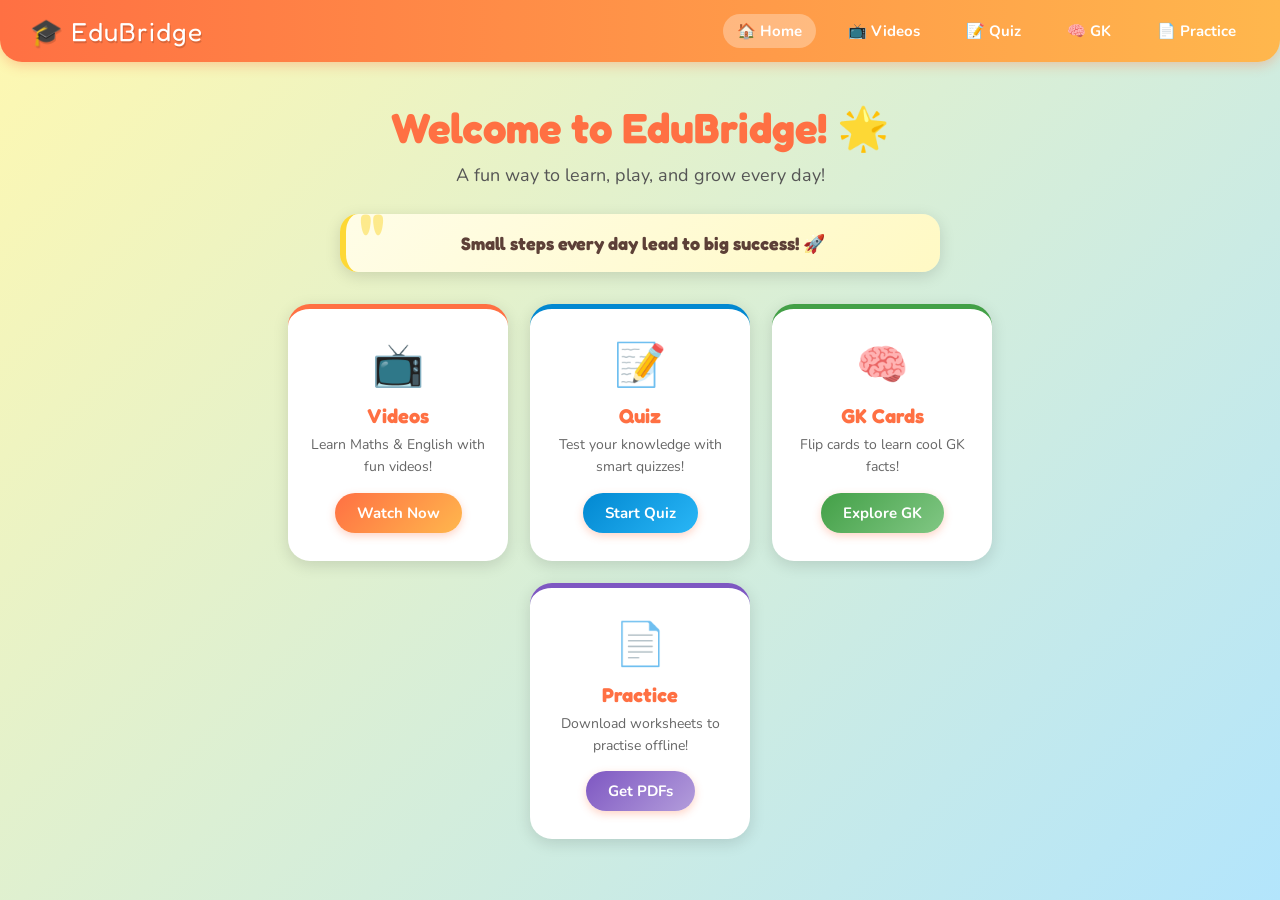
<file: frontend/index.html>
<!DOCTYPE html>
<html lang="en">
<head>
  <meta charset="UTF-8">
  <meta name="viewport" content="width=device-width, initial-scale=1.0">
  <title>EduBridge – Learn with Fun! 🎓</title>
  <link rel="stylesheet" href="css/style.css">
</head>
<body>
 
<!-- ===== HEADER / NAV ===== -->
<header>
  <div class="logo">🎓 EduBridge</div>
  <nav>
    <a href="index.html" class="active">🏠 Home</a>
    <a href="videos.html">📺 Videos</a>
    <a href="quiz.html">📝 Quiz</a>
    <a href="gk.html">🧠 GK</a>
    <a href="practice.html">📄 Practice</a>
  </nav>
</header>
 
<!-- ===== HERO ===== -->
<div class="hero main">
  <h1>Welcome to EduBridge! 🌟</h1>
  <p>A fun way to learn, play, and grow every day!</p>
 
  <!-- Daily Quote Box -->
  <div class="quote-box" id="dailyQuote">Loading quote...</div>
 
  <!-- Feature Cards -->
  <div class="cards">
 
    <div class="card">
      <span class="emoji">📺</span>
      <h3>Videos</h3>
      <p>Learn Maths &amp; English with fun videos!</p>
      <button onclick="location.href='videos.html'">Watch Now</button>
    </div>
 
    <div class="card">
      <span class="emoji">📝</span>
      <h3>Quiz</h3>
      <p>Test your knowledge with smart quizzes!</p>
      <button onclick="location.href='quiz.html'">Start Quiz</button>
    </div>
 
    <div class="card">
      <span class="emoji">🧠</span>
      <h3>GK Cards</h3>
      <p>Flip cards to learn cool GK facts!</p>
      <button onclick="location.href='gk.html'">Explore GK</button>
    </div>
 
    <div class="card">
      <span class="emoji">📄</span>
      <h3>Practice</h3>
      <p>Download worksheets to practise offline!</p>
      <button onclick="location.href='practice.html'">Get PDFs</button>
    </div>
 
  </div>
</div>
 
<!-- ===== MAIN JS ===== -->
<script src="js/main.js"></script>
</body>
</html>
</file>
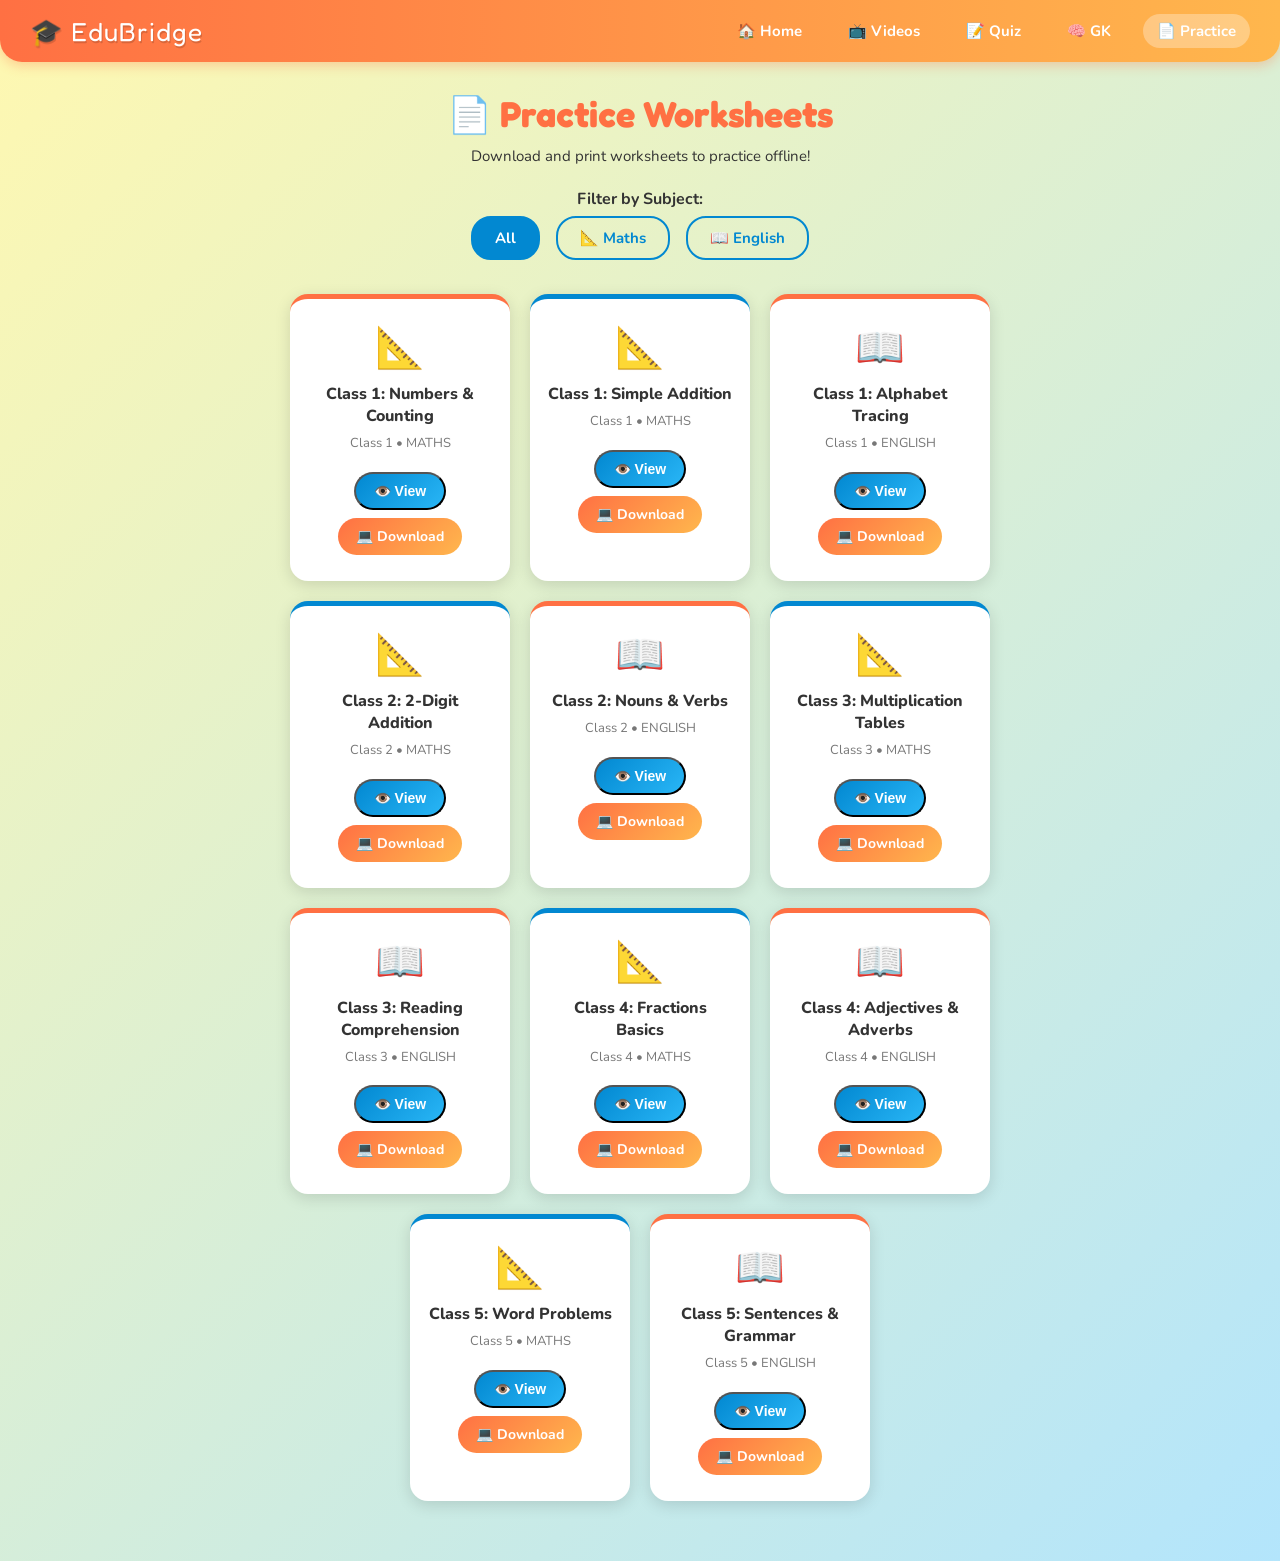
<file: frontend/practice.html>
<!DOCTYPE html>
<html lang="en">

<head>
  <meta charset="UTF-8">
  <meta name="viewport" content="width=device-width, initial-scale=1.0">
  <title>Practice – EduBridge</title>
  <link rel="stylesheet" href="css/style.css">
</head>

<body>

  <!-- ===== HEADER ===== -->
  <header>
    <div class="logo">🎓 EduBridge</div>
    <nav>
      <a href="index.html">🏠 Home</a>
      <a href="videos.html">📺 Videos</a>
      <a href="quiz.html">📝 Quiz</a>
      <a href="gk.html">🧠 GK</a>
      <a href="practice.html" class="active">📄 Practice</a>
    </nav>
  </header>

  <!-- ===== MAIN ===== -->
  <div class="main">
    <h1>📄 Practice Worksheets</h1>
    <p>Download and print worksheets to practice offline!</p>

    <!-- Filters -->
    <div style="margin-top:20px;">
      <strong>Filter by Subject:</strong><br>
      <button class="filter-btn active" onclick="filterPDF('all', this)">All</button>
      <button class="filter-btn" onclick="filterPDF('maths', this)">📐 Maths</button>
      <button class="filter-btn" onclick="filterPDF('english', this)">📖 English</button>
    </div>

    <div class="pdf-grid" id="pdf-grid">
      <!-- PDFs generated by JS -->
    </div>
  </div>

  <script>
    // Practice PDFs Data
    const pdfs = [
      { subject: 'maths', title: 'Class 1: Numbers & Counting', class: 'Class 1', dummyURL: '#' },
      { subject: 'maths', title: 'Class 1: Simple Addition', class: 'Class 1', dummyURL: '#' },
      { subject: 'english', title: 'Class 1: Alphabet Tracing', class: 'Class 1', dummyURL: '#' },

      { subject: 'maths', title: 'Class 2: 2-Digit Addition', class: 'Class 2', dummyURL: '#' },
      { subject: 'english', title: 'Class 2: Nouns & Verbs', class: 'Class 2', dummyURL: '#' },

      { subject: 'maths', title: 'Class 3: Multiplication Tables', class: 'Class 3', dummyURL: '#' },
      { subject: 'english', title: 'Class 3: Reading Comprehension', class: 'Class 3', dummyURL: '#' },

      { subject: 'maths', title: 'Class 4: Fractions Basics', class: 'Class 4', dummyURL: '#' },
      { subject: 'english', title: 'Class 4: Adjectives & Adverbs', class: 'Class 4', dummyURL: '#' },

      { subject: 'maths', title: 'Class 5: Word Problems', class: 'Class 5', dummyURL: '#' },
      { subject: 'english', title: 'Class 5: Sentences & Grammar', class: 'Class 5', dummyURL: '#' }
    ];

    function renderPDFs(filter) {
      const container = document.getElementById('pdf-grid');
      container.innerHTML = ""; // Clear existing

      const filtered = filter === 'all' ? pdfs : pdfs.filter(p => p.subject === filter);

      filtered.forEach(item => {
        const card = document.createElement("div");
        card.className = "pdf-card";

        const icon = item.subject === 'maths' ? '📐' : '📖';

        card.innerHTML = `
      <div class="pdf-icon">${icon}</div>
      <h3>${item.title}</h3>
      <p>${item.class} • ${item.subject.toUpperCase()}</p>
      <button class="btn-preview" onclick="alert('Previewing PDF offline placeholder.')">👁️ View</button>
      <button class="btn-download" onclick="alert('Downloading dummy PDF file.')">💻 Download</button>
    `;

        container.appendChild(card);
      });
    }

    function filterPDF(subject, btnElement) {
      // Setup active class
      document.querySelectorAll('.filter-btn').forEach(btn => btn.classList.remove('active'));
      btnElement.classList.add('active');

      // render
      renderPDFs(subject);
    }

    // Initial render
    renderPDFs('all');
  </script>

</body>

</html>
</file>
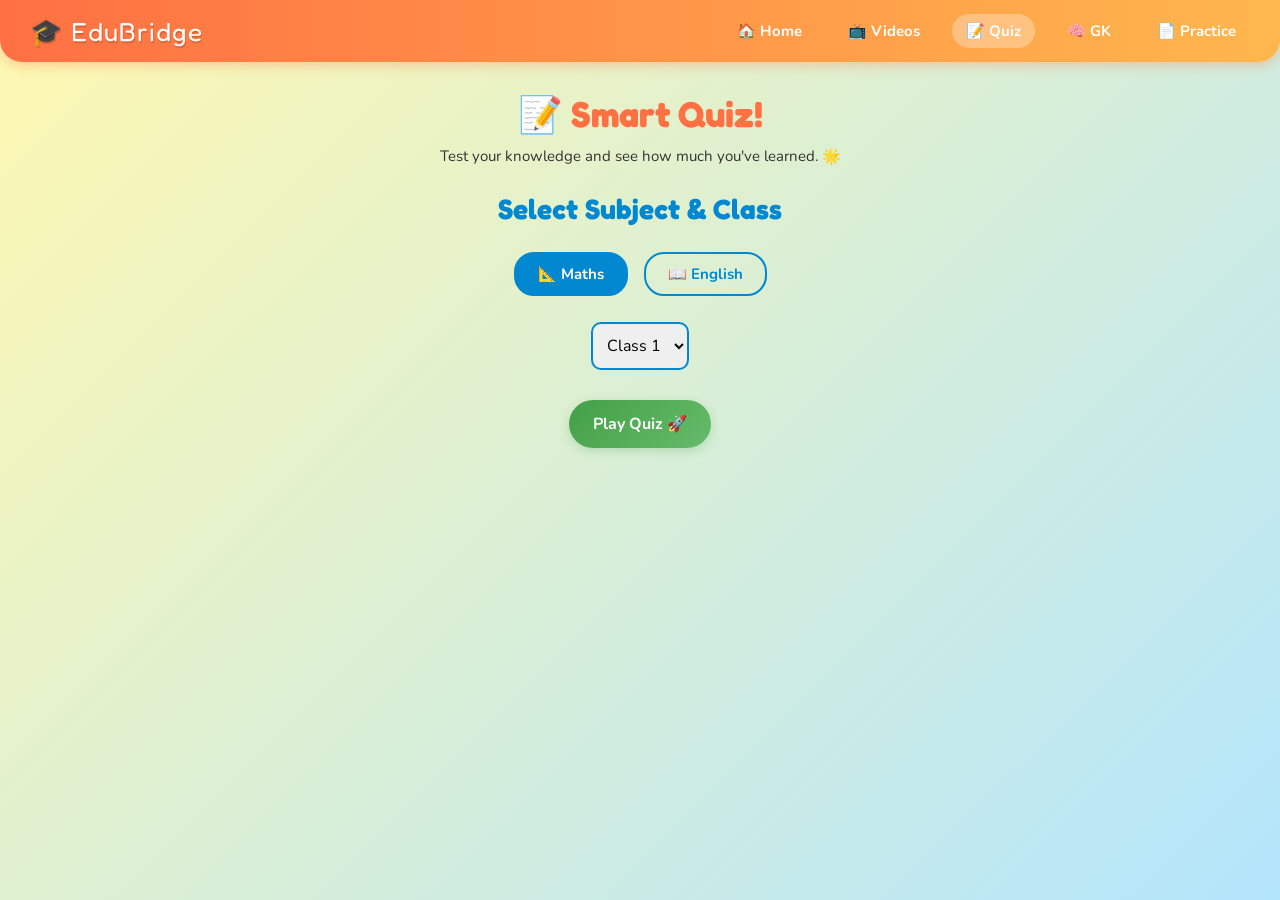
<file: frontend/quiz.html>
<!DOCTYPE html>
<html lang="en">
<head>
  <meta charset="UTF-8">
  <meta name="viewport" content="width=device-width, initial-scale=1.0">
  <title>Quiz – EduBridge</title>
  <link rel="stylesheet" href="css/style.css">
</head>
<body>

<!-- ===== HEADER ===== -->
<header>
  <div class="logo">🎓 EduBridge</div>
  <nav>
    <a href="index.html">🏠 Home</a>
    <a href="videos.html">📺 Videos</a>
    <a href="quiz.html" class="active">📝 Quiz</a>
    <a href="gk.html">🧠 GK</a>
    <a href="practice.html">📄 Practice</a>
  </nav>
</header>

<!-- ===== MAIN ===== -->
<div class="main">
  <h1>📝 Smart Quiz!</h1>
  <p>Test your knowledge and see how much you've learned. 🌟</p>

  <!-- Step 1: Select Topic -->
  <div id="quiz-setup">
    <h2 style="margin-top:24px;">Select Subject & Class</h2>
    
    <div style="margin:20px 0;">
      <button class="filter-btn active" id="btn-maths" onclick="setSubject('maths')">📐 Maths</button>
      <button class="filter-btn" id="btn-english" onclick="setSubject('english')">📖 English</button>
    </div>

    <div>
      <select id="class-select" style="padding:10px; font-size:16px; border-radius:10px; border:2px solid var(--blue); font-family:var(--font-main);">
        <option value="Class 1">Class 1</option>
        <option value="Class 2">Class 2</option>
        <option value="Class 3">Class 3</option>
        <option value="Class 4">Class 4</option>
        <option value="Class 5">Class 5</option>
      </select>
    </div>
    
    <br>
    <button class="btn-primary" onclick="startQuiz()">Play Quiz 🚀</button>
  </div>

  <!-- Step 2: Quiz Area (hidden initially) -->
  <div id="quiz-area" style="display:none;">
    <div id="progress">Question <span id="q-num">1</span> / <span id="q-total">10</span></div>
    <div class="progress-bar-wrap">
      <div class="progress-bar" id="progress-bar" style="width: 0%;"></div>
    </div>
    
    <div id="question-text">Loading question...</div>
    <div id="options"></div>
    <div id="feedback"></div>
  </div>

  <!-- Step 3: Result Area (hidden initially) -->
  <div id="result-area" style="display:none;">
    <h2>Quiz Complete! 🎉</h2>
    <div class="score-label">Your Score:</div>
    <div class="score-big" id="final-score">0</div>
    <p id="score-message" style="font-size:20px; font-weight:800; margin:16px 0; color:var(--blue);"></p>
    <button class="btn-primary" onclick="location.reload()">Play Again 🔄</button>
  </div>

</div>

<script src="js/quiz.js"></script>
</body>
</html>
</file>
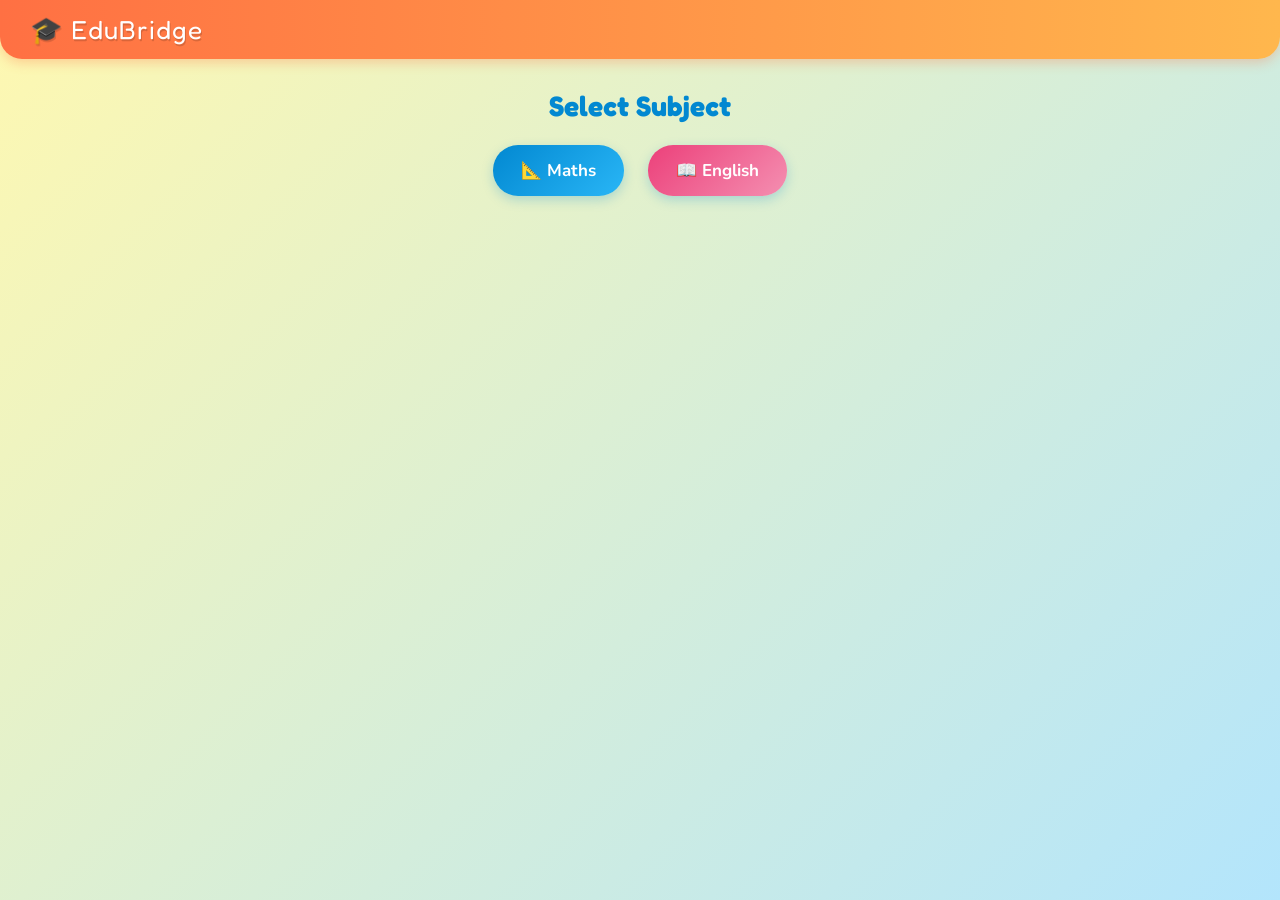
<file: frontend/videos.html>
<!DOCTYPE html>
<html lang="en">
<head>
  <meta charset="UTF-8">
  <meta name="viewport" content="width=device-width, initial-scale=1.0">
  <title>Videos - EduBridge</title>
  <link rel="stylesheet" href="css/style.css">
</head>

<body>

<header>
  <div class="logo">🎓 EduBridge</div>
</header>

<div class="main">

  <!-- SUBJECT -->
  <div id="step1">
    <h2>Select Subject</h2>
    <button class="subject-btn" onclick="selectSubject('maths')">📐 Maths</button>
    <button class="subject-btn english" onclick="selectSubject('english')">📖 English</button>
  </div>

  <!-- CATEGORY -->
  <div id="step2" style="display:none;">
    <button class="back-btn" onclick="goBack(1)">← Back</button>
    <h2>Select Class / Category</h2>
    <div id="categories"></div>
  </div>

  <!-- TOPIC -->
  <div id="step3" style="display:none;">
    <button class="back-btn" onclick="goBack(2)">← Back</button>
    <h2>Select Topic</h2>
    <div id="topics"></div>
  </div>

  <!-- VIDEOS -->
  <div id="step4" style="display:none;">
    <button class="back-btn" onclick="goBack(3)">← Back</button>
    <h2>🎬 Videos</h2>
    <div id="videos"></div>
  </div>

</div>

<script src="js/videos.js"></script>
</body>
</html>
</file>
<file: frontend/css/style.css>
/* ========== Google Fonts ========== */
@import url('https://fonts.googleapis.com/css2?family=Nunito:wght@400;600;700;800;900&family=Fredoka+One&display=swap');
 
/* ========== CSS Variables ========== */
:root {
  --orange: #ff7043;
  --orange-light: #ffab91;
  --blue: #0288d1;
  --blue-light: #b3e5fc;
  --green: #43a047;
  --green-light: #c8e6c9;
  --yellow: #fdd835;
  --yellow-light: #fff9c4;
  --purple: #7e57c2;
  --pink: #ec407a;
  --red: #e53935;
  --bg: linear-gradient(135deg, #fff8b0 0%, #b3e5fc 100%);
  --white: #ffffff;
  --shadow: 0 4px 16px rgba(0,0,0,0.13);
  --radius: 18px;
  --font-main: 'Nunito', sans-serif;
  --font-display: 'Fredoka One', cursive;
}
 
/* ========== Reset ========== */
* { margin: 0; padding: 0; box-sizing: border-box; }
 
/* ========== Body ========== */
body {
  font-family: var(--font-main);
  background: var(--bg);
  min-height: 100vh;
  color: #333;
}
 
/* ========== Header ========== */
header {
  background: linear-gradient(90deg, #ff7043, #ffb74d);
  padding: 14px 30px;
  color: white;
  display: flex;
  align-items: center;
  justify-content: space-between;
  box-shadow: 0 4px 12px rgba(255,112,67,0.3);
  border-bottom-left-radius: 22px;
  border-bottom-right-radius: 22px;
  position: sticky;
  top: 0;
  z-index: 100;
}
 
.logo {
  font-family: var(--font-display);
  font-size: 26px;
  letter-spacing: 1px;
  text-shadow: 1px 2px 0 rgba(0,0,0,0.15);
}
 
nav a {
  color: white;
  margin-left: 14px;
  text-decoration: none;
  font-weight: 700;
  font-size: 15px;
  padding: 7px 14px;
  border-radius: 20px;
  transition: background 0.2s, transform 0.2s;
  display: inline-block;
}
 
nav a:hover {
  background: rgba(255,255,255,0.25);
  transform: translateY(-2px);
}
 
nav a.active {
  background: rgba(255,255,255,0.3);
}
 
/* ========== Main Wrapper ========== */
.main {
  padding: 30px 20px 60px;
  max-width: 960px;
  margin: 0 auto;
  text-align: center;
}
 
/* ========== Headings ========== */
h1 {
  font-family: var(--font-display);
  font-size: 36px;
  color: var(--orange);
  margin-bottom: 8px;
}
 
h2 {
  font-family: var(--font-display);
  font-size: 28px;
  color: var(--blue);
  margin-bottom: 12px;
}
 
h3 {
  font-size: 19px;
  font-weight: 800;
  color: var(--orange);
  margin-bottom: 6px;
}
 
p { font-size: 15px; margin-bottom: 8px; line-height: 1.6; }
 
/* ========== Hero Section (index) ========== */
.hero {
  text-align: center;
  padding: 40px 20px 20px;
}
 
.hero h1 { font-size: 42px; }
.hero p { font-size: 18px; color: #555; margin-bottom: 10px; }
 
/* ========== Quote Box ========== */
.quote-box {
  background: linear-gradient(135deg, #fffde7, #fff9c4);
  border-left: 6px solid var(--yellow);
  border-radius: var(--radius);
  padding: 18px 24px;
  margin: 24px auto 10px;
  max-width: 600px;
  box-shadow: var(--shadow);
  font-size: 18px;
  font-weight: 700;
  color: #5d4037;
  font-family: var(--font-display);
  position: relative;
}
 
.quote-box::before {
  content: '"';
  font-size: 60px;
  color: var(--yellow);
  position: absolute;
  top: -10px;
  left: 14px;
  line-height: 1;
  opacity: 0.5;
}
 
/* ========== Cards (Home) ========== */
.cards {
  display: flex;
  justify-content: center;
  gap: 22px;
  margin-top: 32px;
  flex-wrap: wrap;
}
 
.card {
  background: var(--white);
  padding: 28px 22px;
  width: 220px;
  border-radius: 22px;
  text-align: center;
  box-shadow: var(--shadow);
  transition: transform 0.25s, box-shadow 0.25s;
  border-top: 5px solid var(--orange);
}
 
.card:nth-child(2) { border-color: var(--blue); }
.card:nth-child(3) { border-color: var(--green); }
.card:nth-child(4) { border-color: var(--purple); }
.card:nth-child(5) { border-color: var(--pink); }
 
.card:hover {
  transform: translateY(-7px) scale(1.03);
  box-shadow: 0 10px 28px rgba(0,0,0,0.18);
}
 
.card .emoji { font-size: 42px; margin-bottom: 10px; display: block; }
 
.card h3 {
  font-family: var(--font-display);
  font-size: 20px;
  margin-bottom: 6px;
}
 
.card p { font-size: 14px; color: #666; margin-bottom: 14px; }
 
.card button {
  padding: 10px 22px;
  border: none;
  background: linear-gradient(135deg, #ff7043, #ffb74d);
  color: white;
  border-radius: 20px;
  cursor: pointer;
  font-size: 15px;
  font-weight: 700;
  font-family: var(--font-main);
  box-shadow: 0 3px 8px rgba(255,112,67,0.3);
  transition: transform 0.15s, box-shadow 0.15s;
}
 
.card button:hover { transform: translateY(-2px); }
.card:nth-child(2) button { background: linear-gradient(135deg, #0288d1, #29b6f6); }
.card:nth-child(3) button { background: linear-gradient(135deg, #43a047, #81c784); }
.card:nth-child(4) button { background: linear-gradient(135deg, #7e57c2, #b39ddb); }
.card:nth-child(5) button { background: linear-gradient(135deg, #ec407a, #f48fb1); }
 
/* ========== Buttons ========== */
.btn-primary {
  background: linear-gradient(135deg, #43a047, #66bb6a);
  color: white;
  border: none;
  padding: 13px 24px;
  border-radius: 25px;
  cursor: pointer;
  font-size: 16px;
  margin: 8px;
  font-weight: 700;
  font-family: var(--font-main);
  box-shadow: 0 3px 10px rgba(67,160,71,0.25);
  transition: transform 0.2s, box-shadow 0.2s;
  display: inline-block;
}
 
.btn-primary:hover {
  transform: translateY(-3px);
  box-shadow: 0 6px 16px rgba(67,160,71,0.35);
}
 
.btn-primary:active { transform: scale(0.96); }
 
/* Subject buttons */
.subject-btn {
  padding: 14px 28px;
  margin: 10px;
  border-radius: 25px;
  border: none;
  background: linear-gradient(135deg, #0288d1, #29b6f6);
  color: white;
  font-size: 17px;
  font-weight: 700;
  font-family: var(--font-main);
  cursor: pointer;
  box-shadow: 0 4px 12px rgba(2,136,209,0.25);
  transition: transform 0.2s, box-shadow 0.2s;
}
 
.subject-btn:hover { transform: translateY(-3px); }
.subject-btn.english { background: linear-gradient(135deg, #ec407a, #f48fb1); }
 
/* Topic buttons */
.topic-btn {
  padding: 10px 20px;
  margin: 7px;
  border-radius: 20px;
  border: none;
  background: linear-gradient(135deg, #ff7043, #ffb74d);
  color: white;
  font-size: 15px;
  font-weight: 700;
  font-family: var(--font-main);
  cursor: pointer;
  box-shadow: 0 3px 8px rgba(255,112,67,0.2);
  transition: transform 0.2s;
}
 
.topic-btn:hover { transform: translateY(-2px); }
 
/* Back button */
.back-btn {
  background: #e0e0e0;
  color: #333;
  border: none;
  padding: 9px 20px;
  border-radius: 20px;
  cursor: pointer;
  font-size: 14px;
  font-weight: 700;
  font-family: var(--font-main);
  margin-bottom: 16px;
  transition: background 0.2s;
}
 
.back-btn:hover { background: #bdbdbd; }
 
/* ========== Video Page ========== */
#video-section { margin-top: 20px; }
 
.video-card {
  margin: 18px auto;
  background: var(--white);
  padding: 20px;
  border-radius: var(--radius);
  box-shadow: var(--shadow);
  max-width: 640px;
  text-align: left;
}
 
.video-card h3 { color: var(--blue); font-size: 18px; margin-bottom: 10px; }
 

.summary-box {
  margin-top: 14px;
  background: linear-gradient(135deg, #e3f2fd, #fff9c4);
  padding: 14px 18px;
  border-radius: 12px;
  border-left: 4px solid var(--blue);
}
 
.summary-box p { font-size: 14px; color: #444; margin-bottom: 10px; }
 
.listen-btn {
  background: linear-gradient(135deg, #7e57c2, #b39ddb);
  color: white;
  border: none;
  padding: 8px 18px;
  border-radius: 20px;
  cursor: pointer;
  font-size: 14px;
  font-weight: 700;
  font-family: var(--font-main);
  transition: transform 0.15s;
}
 
.listen-btn:hover { transform: scale(1.05); }
 
/* ========== GK Cards ========== */
.gk-container {
  display: flex;
  flex-wrap: wrap;
  justify-content: center;
  gap: 20px;
  margin-top: 28px;
}
 
/* Flip card */
.flip-card {
  width: 220px;
  height: 200px;
  perspective: 1000px;
  cursor: pointer;
}
 
.flip-card-inner {
  position: relative;
  width: 100%;
  height: 100%;
  transition: transform 0.6s;
  transform-style: preserve-3d;
}
 
.flip-card.flipped .flip-card-inner {
  transform: rotateY(180deg);
}
 
.flip-card-front,
.flip-card-back {
  position: absolute;
  width: 100%;
  height: 100%;
  backface-visibility: hidden;
  border-radius: var(--radius);
  display: flex;
  flex-direction: column;
  align-items: center;
  justify-content: center;
  padding: 14px;
  text-align: center;
  box-shadow: var(--shadow);
}
 
.flip-card-front {
  background: var(--white);
  border-top: 5px solid var(--blue);
}
 
.flip-card-front img {
  width: 70px;
  height: 70px;
  object-fit: cover;
  border-radius: 50%;
  margin-bottom: 8px;
  border: 3px solid var(--blue-light);
}
 
.flip-card-front p {
  font-weight: 700;
  font-size: 14px;
  color: #333;
}
 
.flip-card-back {
  background: linear-gradient(135deg, #e8f5e9, #c8e6c9);
  transform: rotateY(180deg);
  border-top: 5px solid var(--green);
}
 
.flip-card-back p {
  font-weight: 800;
  font-size: 16px;
  color: var(--green);
}
 
.flip-card-back .flip-hint {
  font-size: 12px;
  color: #888;
  margin-top: 6px;
  font-weight: 600;
}
 
.card-audio-btn {
  margin-top: 10px;
  background: linear-gradient(135deg, #43a047, #81c784);
  color: white;
  border: none;
  padding: 6px 14px;
  border-radius: 15px;
  cursor: pointer;
  font-size: 13px;
  font-weight: 700;
  font-family: var(--font-main);
}
 
/* ========== Quiz Page ========== */
#quiz-area {
  margin-top: 24px;
  background: rgba(255,255,255,0.92);
  border-radius: var(--radius);
  padding: 28px 22px;
  box-shadow: var(--shadow);
  max-width: 560px;
  margin-left: auto;
  margin-right: auto;
}
 
#question-text {
  font-size: 20px;
  font-weight: 800;
  margin-bottom: 18px;
  color: #333;
  line-height: 1.4;
}
 
#options button {
  display: block;
  width: 90%;
  max-width: 400px;
  margin: 10px auto;
  padding: 14px;
  font-size: 16px;
  font-weight: 700;
  font-family: var(--font-main);
  border: 2px solid #e0e0e0;
  border-radius: 14px;
  background: var(--white);
  cursor: pointer;
  transition: all 0.2s;
  color: #333;
}
 
#options button:hover { background: #e3f2fd; border-color: var(--blue); transform: scale(1.02); }
#options button.correct { background: #c8e6c9; border-color: var(--green); color: var(--green); }
#options button.wrong { background: #ffcdd2; border-color: var(--red); color: var(--red); }
 
#feedback {
  font-weight: 800;
  font-size: 18px;
  margin-top: 12px;
  min-height: 28px;
}
 
#progress {
  font-size: 14px;
  color: #666;
  margin-top: 8px;
  font-weight: 600;
}
 
.progress-bar-wrap {
  background: #e0e0e0;
  border-radius: 20px;
  height: 10px;
  margin: 10px 0;
  overflow: hidden;
}
 
.progress-bar {
  height: 100%;
  background: linear-gradient(90deg, #43a047, #81c784);
  border-radius: 20px;
  transition: width 0.4s;
}
 
#result-area {
  background: rgba(255,255,255,0.95);
  border-radius: var(--radius);
  padding: 30px;
  box-shadow: var(--shadow);
  max-width: 480px;
  margin: 24px auto;
}
 
#result-area h2 { font-size: 32px; margin-bottom: 14px; }
.score-big { font-size: 60px; font-family: var(--font-display); color: var(--orange); }
.score-label { font-size: 18px; color: #555; margin-bottom: 18px; }
 
/* ========== PDF / Practice Page ========== */
.pdf-grid {
  display: flex;
  flex-wrap: wrap;
  justify-content: center;
  gap: 20px;
  margin-top: 28px;
}
 
.pdf-card {
  background: var(--white);
  border-radius: var(--radius);
  box-shadow: var(--shadow);
  padding: 22px 18px;
  width: 220px;
  text-align: center;
  border-top: 5px solid var(--orange);
  transition: transform 0.2s;
}
 
.pdf-card:nth-child(even) { border-color: var(--blue); }
 
.pdf-card:hover { transform: translateY(-5px); }
.pdf-card .pdf-icon { font-size: 40px; margin-bottom: 8px; }
.pdf-card h3 { font-size: 16px; font-weight: 800; color: #333; margin-bottom: 6px; }
.pdf-card p { font-size: 13px; color: #777; margin-bottom: 14px; }
 
.pdf-card .btn-download {
  display: inline-block;
  background: linear-gradient(135deg, #ff7043, #ffb74d);
  color: white;
  padding: 9px 18px;
  border-radius: 20px;
  font-size: 14px;
  font-weight: 700;
  text-decoration: none;
  margin: 4px;
  transition: transform 0.15s;
  border: none;
  cursor: pointer;
  font-family: var(--font-main);
}
 
.pdf-card .btn-preview {
  display: inline-block;
  background: linear-gradient(135deg, #0288d1, #29b6f6);
  color: white;
  padding: 9px 18px;
  border-radius: 20px;
  font-size: 14px;
  font-weight: 700;
  text-decoration: none;
  margin: 4px;
  transition: transform 0.15s;
}
 
.pdf-card .btn-download:hover,
.pdf-card .btn-preview:hover { transform: scale(1.05); }
 
/* PDF filter buttons */
.filter-btn {
  padding: 10px 22px;
  margin: 6px;
  border-radius: 20px;
  border: 2px solid var(--blue);
  background: transparent;
  color: var(--blue);
  font-size: 15px;
  font-weight: 700;
  cursor: pointer;
  font-family: var(--font-main);
  transition: all 0.2s;
}
 
.filter-btn.active,
.filter-btn:hover {
  background: var(--blue);
  color: white;
}
 
/* ========== Section Divider ========== */
.section-title {
  text-align: center;
  margin: 28px 0 14px;
  font-family: var(--font-display);
  font-size: 24px;
  color: var(--blue);
}
 
/* ========== Responsive ========== */
@media (max-width: 600px) {
  header {
    flex-direction: column;
    align-items: flex-start;
    gap: 10px;
    border-radius: 0 0 16px 16px;
  }
 
  nav a { margin-left: 0; margin-right: 8px; font-size: 13px; }
  .logo { font-size: 22px; }
  .hero h1 { font-size: 30px; }
  .cards { gap: 14px; }
  .card { width: 90%; }
  #options button { width: 100%; }
  .flip-card { width: 160px; height: 180px; }
  .pdf-card { width: 90%; }
}
video {
  width: 100%;
  height: 220px;
  border-radius: 10px;
  margin-top: 10px;
}

.video-card {
  background: white;
  padding: 15px;
  margin: 15px auto;
  width: 300px;
  border-radius: 10px;
}
</file>
